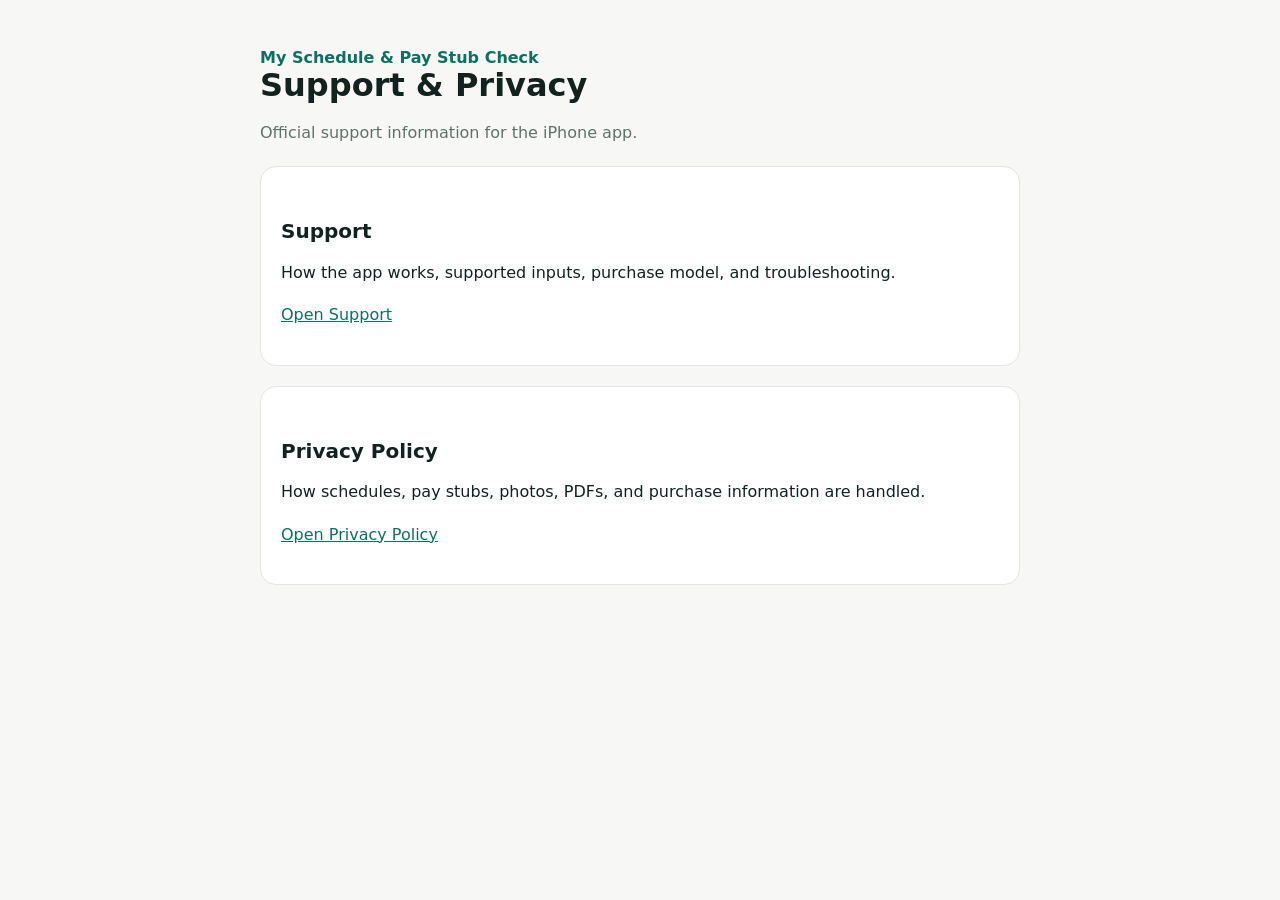
<file: index.html>
<!doctype html><html lang="en"><head><meta charset="utf-8"><meta name="viewport" content="width=device-width,initial-scale=1"><title>My Schedule & Pay Stub Check</title><link rel="stylesheet" href="style.css"></head><body><main class="wrap"><div class="brand">My Schedule & Pay Stub Check</div><h1>Support & Privacy</h1><p class="muted">Official support information for the iPhone app.</p><div class="card"><h2>Support</h2><p>How the app works, supported inputs, purchase model, and troubleshooting.</p><p><a href="support/">Open Support</a></p></div><div class="card"><h2>Privacy Policy</h2><p>How schedules, pay stubs, photos, PDFs, and purchase information are handled.</p><p><a href="privacy/">Open Privacy Policy</a></p></div></main></body></html>
</file>
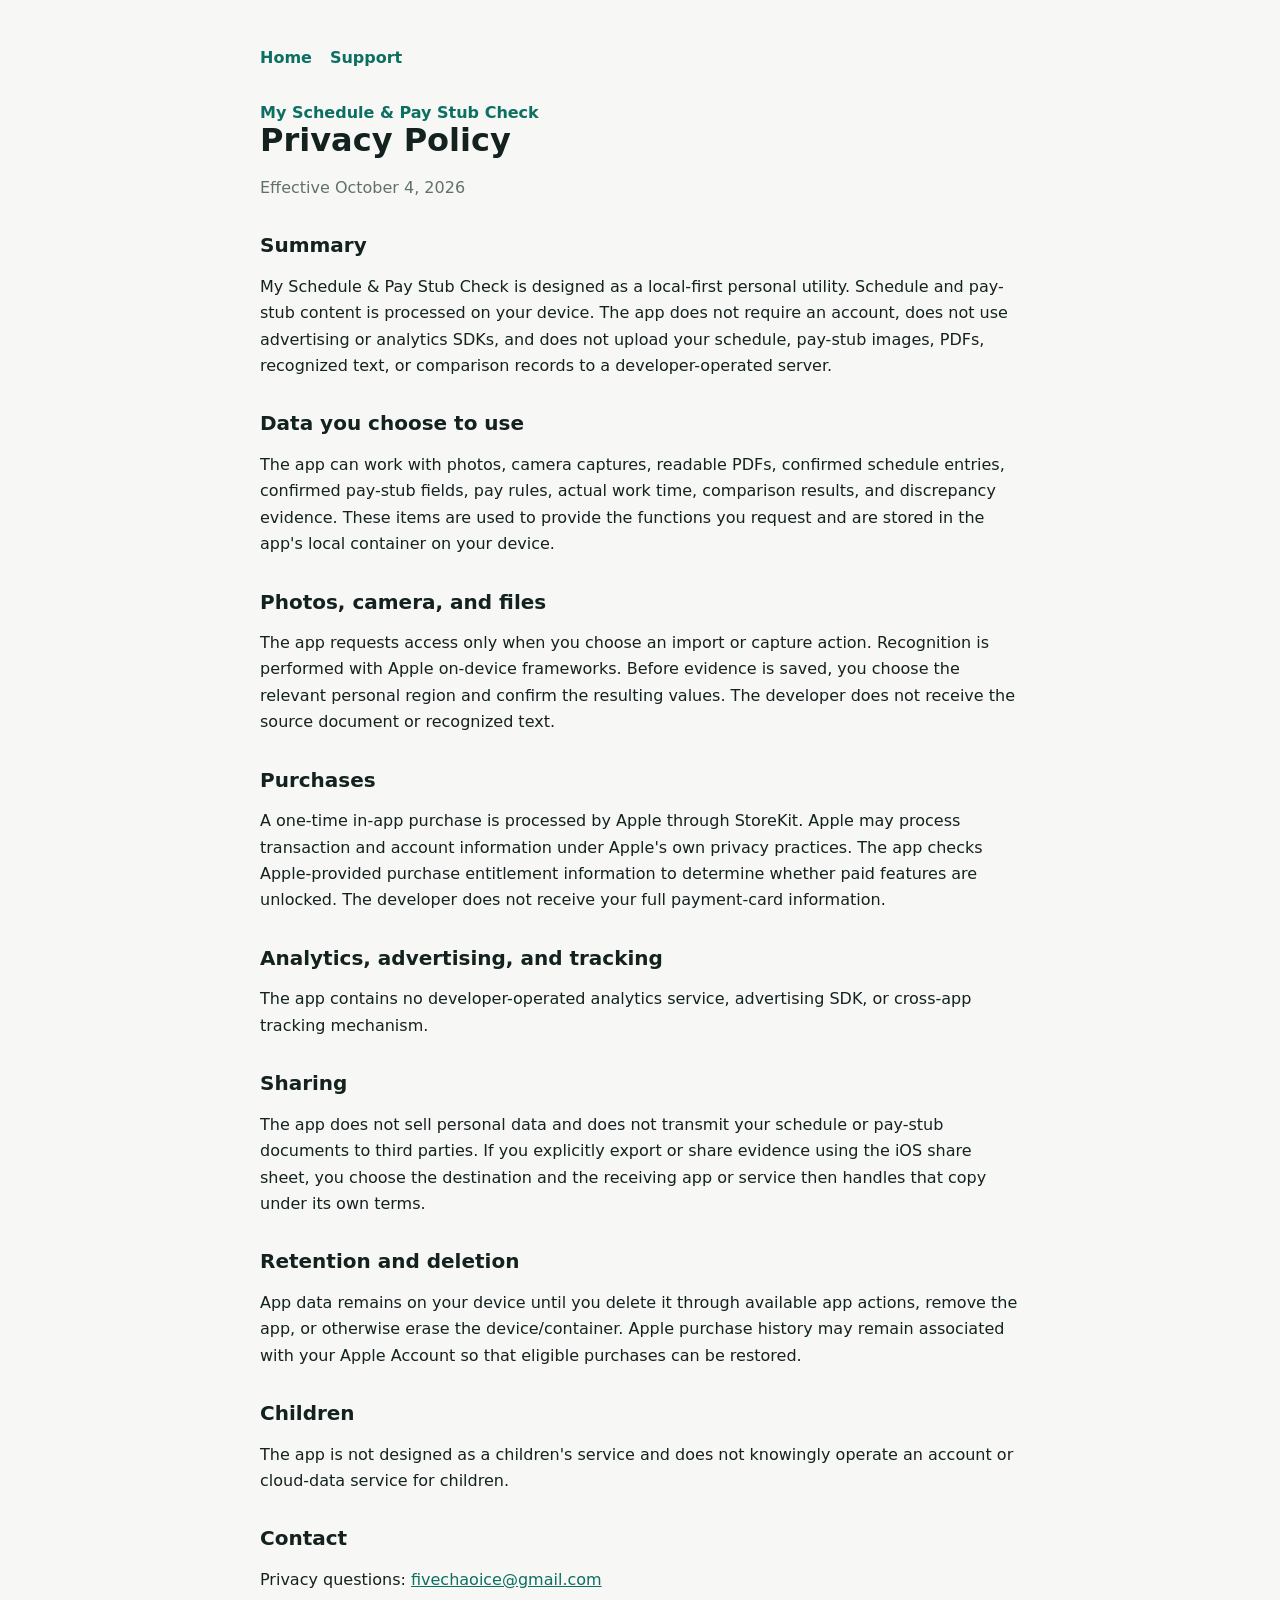
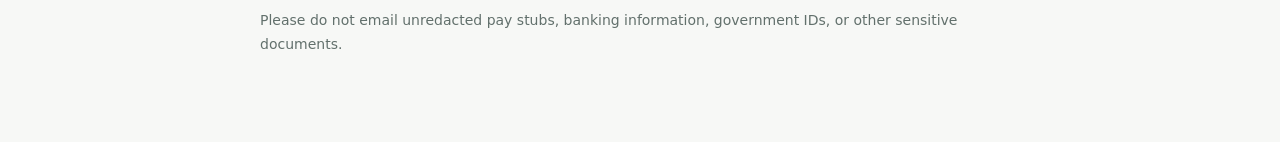
<file: privacy/index.html>
<!doctype html><html lang="en"><head><meta charset="utf-8"><meta name="viewport" content="width=device-width,initial-scale=1"><title>Privacy Policy — My Schedule & Pay Stub Check</title><link rel="stylesheet" href="../style.css"></head><body><main class="wrap"><nav class="nav"><a href="../">Home</a><a href="../support/">Support</a></nav><div class="brand">My Schedule & Pay Stub Check</div><h1>Privacy Policy</h1><p class="muted">Effective October 4, 2026</p><h2>Summary</h2><p>My Schedule & Pay Stub Check is designed as a local-first personal utility. Schedule and pay-stub content is processed on your device. The app does not require an account, does not use advertising or analytics SDKs, and does not upload your schedule, pay-stub images, PDFs, recognized text, or comparison records to a developer-operated server.</p><h2>Data you choose to use</h2><p>The app can work with photos, camera captures, readable PDFs, confirmed schedule entries, confirmed pay-stub fields, pay rules, actual work time, comparison results, and discrepancy evidence. These items are used to provide the functions you request and are stored in the app's local container on your device.</p><h2>Photos, camera, and files</h2><p>The app requests access only when you choose an import or capture action. Recognition is performed with Apple on-device frameworks. Before evidence is saved, you choose the relevant personal region and confirm the resulting values. The developer does not receive the source document or recognized text.</p><h2>Purchases</h2><p>A one-time in-app purchase is processed by Apple through StoreKit. Apple may process transaction and account information under Apple's own privacy practices. The app checks Apple-provided purchase entitlement information to determine whether paid features are unlocked. The developer does not receive your full payment-card information.</p><h2>Analytics, advertising, and tracking</h2><p>The app contains no developer-operated analytics service, advertising SDK, or cross-app tracking mechanism.</p><h2>Sharing</h2><p>The app does not sell personal data and does not transmit your schedule or pay-stub documents to third parties. If you explicitly export or share evidence using the iOS share sheet, you choose the destination and the receiving app or service then handles that copy under its own terms.</p><h2>Retention and deletion</h2><p>App data remains on your device until you delete it through available app actions, remove the app, or otherwise erase the device/container. Apple purchase history may remain associated with your Apple Account so that eligible purchases can be restored.</p><h2>Children</h2><p>The app is not designed as a children's service and does not knowingly operate an account or cloud-data service for children.</p><h2>Contact</h2><p>Privacy questions: <a href="mailto:fivechaoice@gmail.com">fivechaoice@gmail.com</a></p><p class="small muted">Please do not email unredacted pay stubs, banking information, government IDs, or other sensitive documents.</p></main></body></html>
</file>
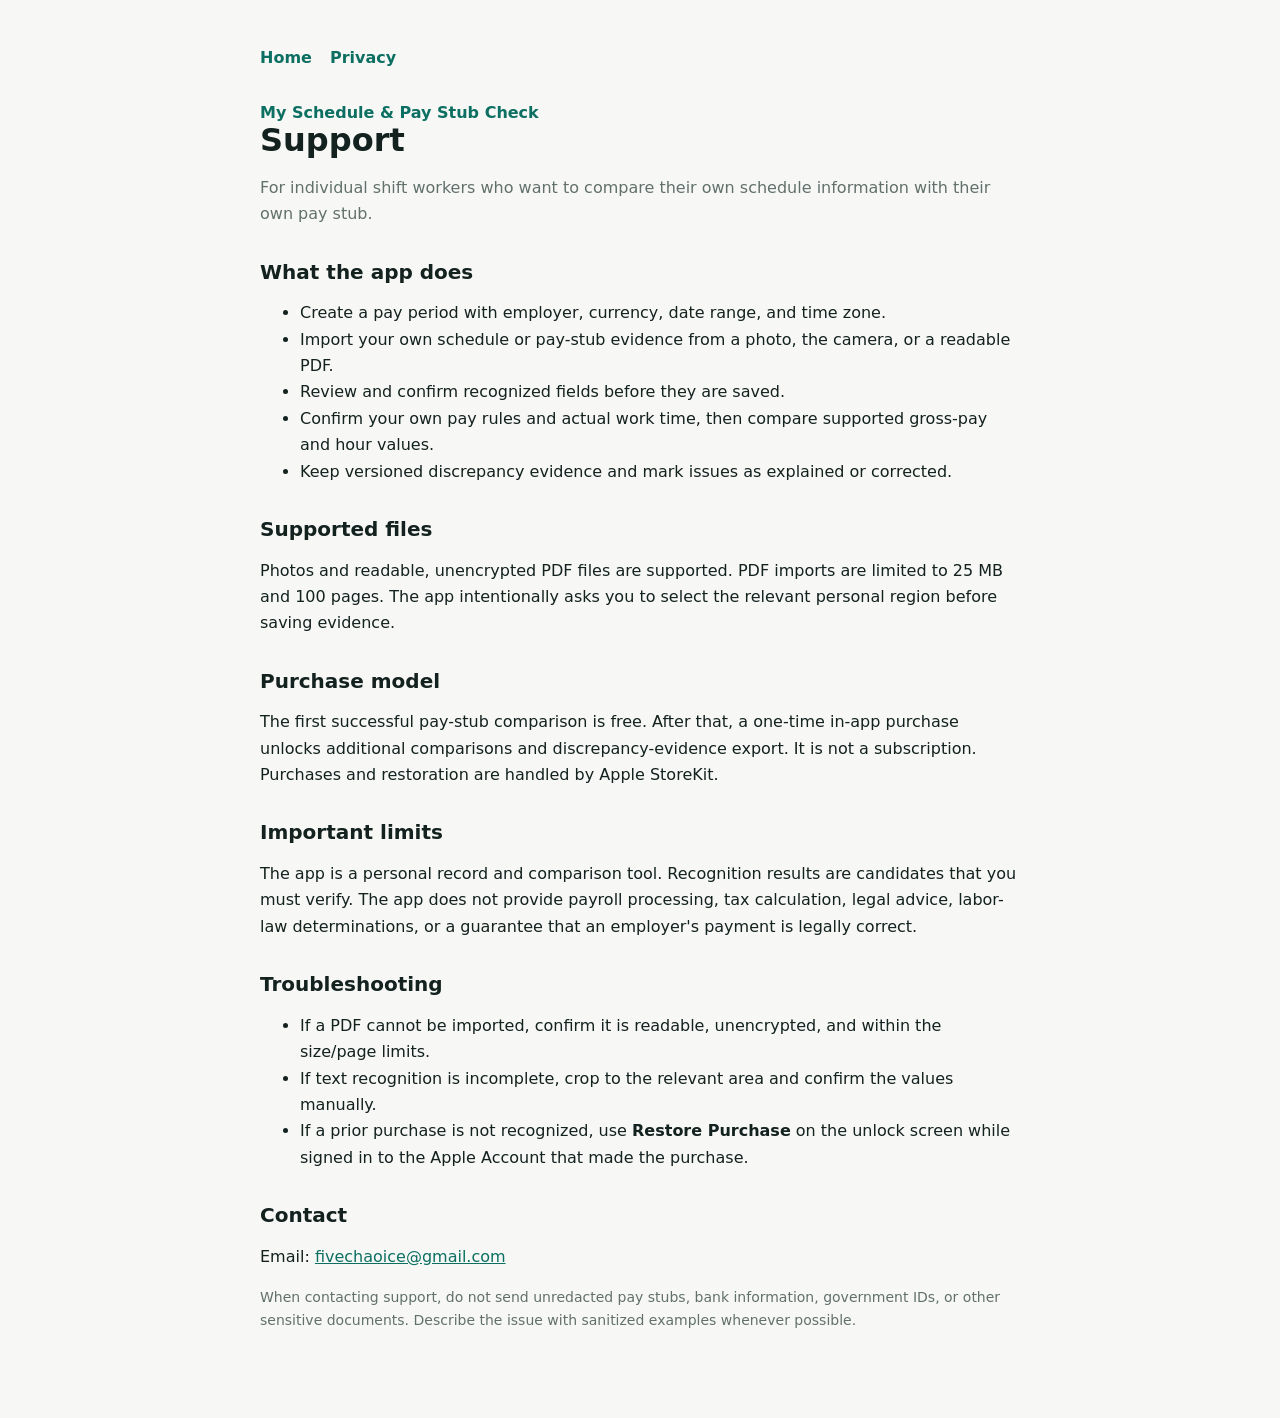
<file: support/index.html>
<!doctype html><html lang="en"><head><meta charset="utf-8"><meta name="viewport" content="width=device-width,initial-scale=1"><title>Support — My Schedule & Pay Stub Check</title><link rel="stylesheet" href="../style.css"></head><body><main class="wrap"><nav class="nav"><a href="../">Home</a><a href="../privacy/">Privacy</a></nav><div class="brand">My Schedule & Pay Stub Check</div><h1>Support</h1><p class="muted">For individual shift workers who want to compare their own schedule information with their own pay stub.</p><h2>What the app does</h2><ul><li>Create a pay period with employer, currency, date range, and time zone.</li><li>Import your own schedule or pay-stub evidence from a photo, the camera, or a readable PDF.</li><li>Review and confirm recognized fields before they are saved.</li><li>Confirm your own pay rules and actual work time, then compare supported gross-pay and hour values.</li><li>Keep versioned discrepancy evidence and mark issues as explained or corrected.</li></ul><h2>Supported files</h2><p>Photos and readable, unencrypted PDF files are supported. PDF imports are limited to 25 MB and 100 pages. The app intentionally asks you to select the relevant personal region before saving evidence.</p><h2>Purchase model</h2><p>The first successful pay-stub comparison is free. After that, a one-time in-app purchase unlocks additional comparisons and discrepancy-evidence export. It is not a subscription. Purchases and restoration are handled by Apple StoreKit.</p><h2>Important limits</h2><p>The app is a personal record and comparison tool. Recognition results are candidates that you must verify. The app does not provide payroll processing, tax calculation, legal advice, labor-law determinations, or a guarantee that an employer's payment is legally correct.</p><h2>Troubleshooting</h2><ul><li>If a PDF cannot be imported, confirm it is readable, unencrypted, and within the size/page limits.</li><li>If text recognition is incomplete, crop to the relevant area and confirm the values manually.</li><li>If a prior purchase is not recognized, use <strong>Restore Purchase</strong> on the unlock screen while signed in to the Apple Account that made the purchase.</li></ul><h2>Contact</h2><p>Email: <a href="mailto:fivechaoice@gmail.com">fivechaoice@gmail.com</a></p><p class="small muted">When contacting support, do not send unredacted pay stubs, bank information, government IDs, or other sensitive documents. Describe the issue with sanitized examples whenever possible.</p></main></body></html>
</file>
<file: style.css>
:root{font-family:-apple-system,BlinkMacSystemFont,"SF Pro Text",system-ui,sans-serif;color:#13211f;background:#f7f8f6}body{margin:0}.wrap{max-width:760px;margin:auto;padding:48px 24px 72px}h1{font-size:32px;line-height:1.15;margin:0 0 8px}h2{margin-top:32px;font-size:20px}p,li{line-height:1.65}.muted{color:#62706c}.card{background:#fff;border:1px solid #dfe5e1;border-radius:16px;padding:20px;margin:20px 0}a{color:#0c6f61}.brand{font-weight:700;color:#0c6f61}.small{font-size:14px}.nav{display:flex;gap:18px;margin:0 0 36px}.nav a{text-decoration:none;font-weight:600}
</file>
